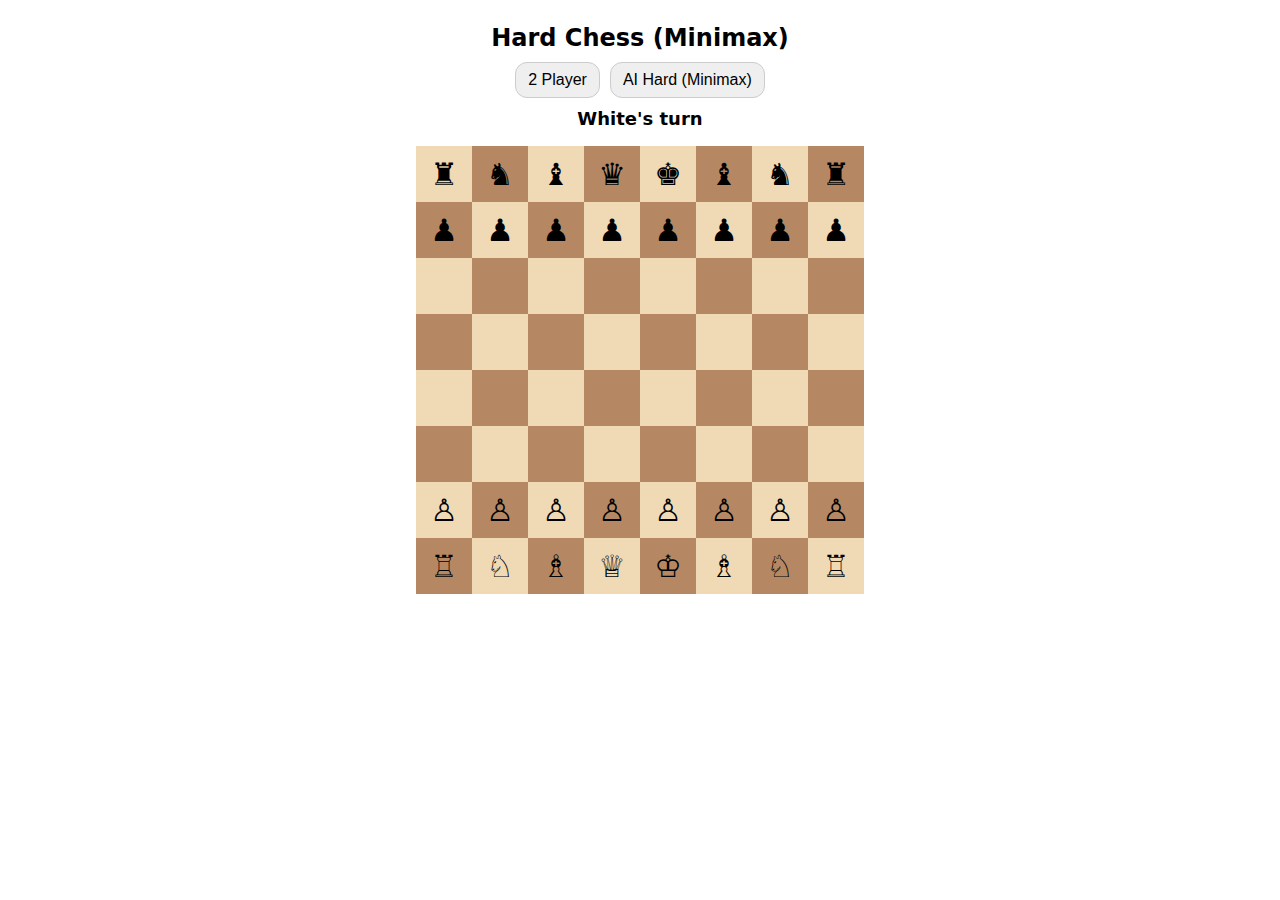
<file: HardMinimaxChess/index.html>
<!DOCTYPE html>
<html lang="en">
<head>
<meta charset="UTF-8" />
<meta name="viewport" content="width=device-width, initial-scale=1.0" />
<title>Hard Chess (Minimax)</title>
<link rel="stylesheet" href="style.css" />
</head>
<body>
  <h2>Hard Chess (Minimax)</h2>
  <div id="controls">
    <button id="mode2p">2 Player</button>
    <button id="modeHard">AI Hard (Minimax)</button>
  </div>
  <div id="turn"></div>
  <div id="board"></div>

  <!-- Overlay for CHECK / CHECKMATE -->
  <div id="overlay"></div>

  <!-- Sounds -->
  <audio id="snd-move" src="move.wav" preload="auto"></audio>
  <audio id="snd-check" src="check.wav" preload="auto"></audio>
  <audio id="snd-mate" src="checkmate.wav" preload="auto"></audio>

  <script src="script.js"></script>
</body>
</html>
</file>
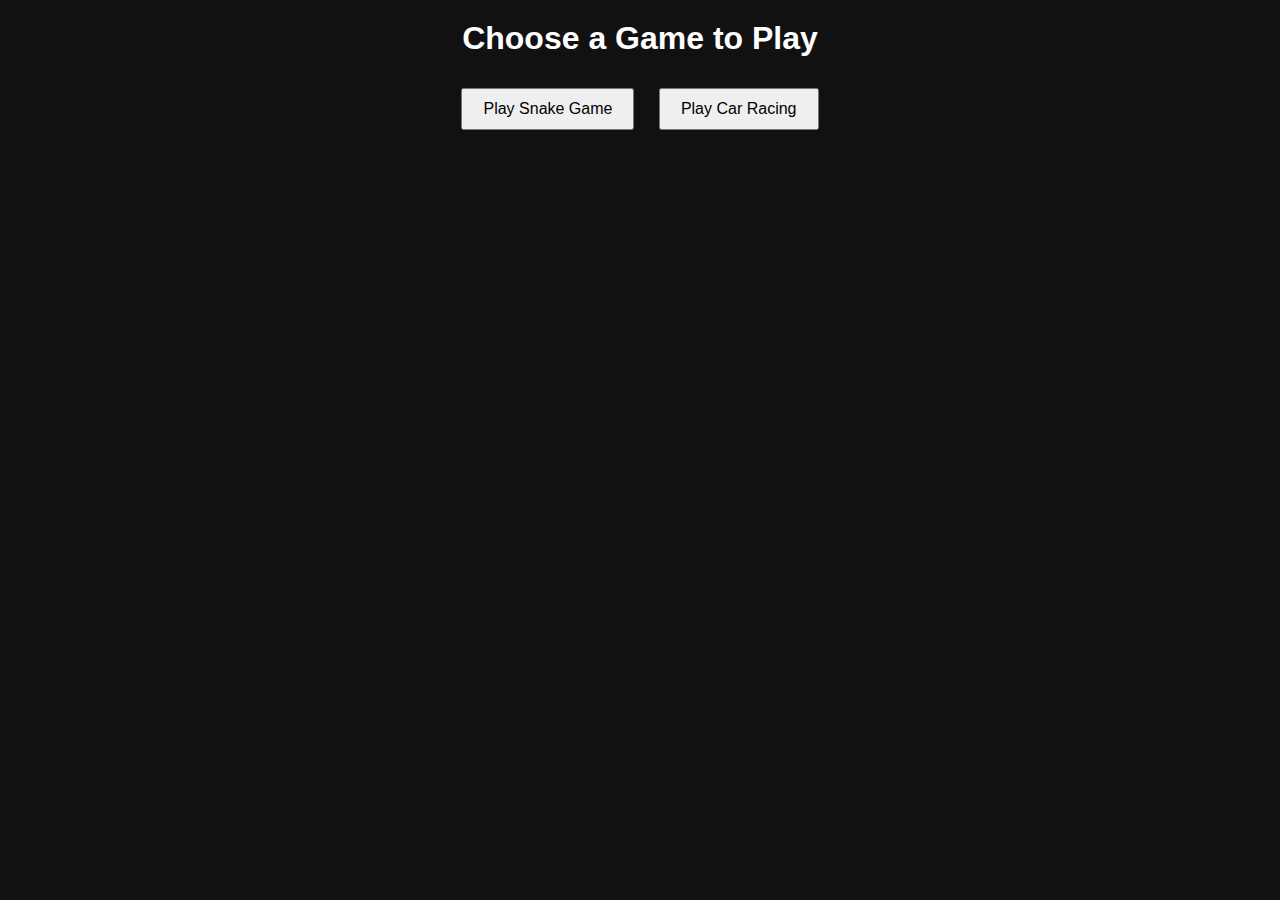
<file: 2-games-fixed.html>
<!DOCTYPE html>
<html lang="en">
<head>
<meta charset="UTF-8">
<meta name="viewport" content="width=device-width, initial-scale=1.0">
<title>2 Games Website</title>
<style>
    body { margin: 0; font-family: Arial, sans-serif; background: #111; color: #fff; text-align: center; }
    h1 { margin-top: 20px; }
    #menu, #snakeGame, #carGame { display: none; }
    button { padding: 10px 20px; margin: 10px; font-size: 16px; cursor: pointer; }
    canvas { background: #000; display: block; margin: 20px auto; border: 2px solid #fff; }
</style>
</head>
<body>
    <h1 id="title">Choose a Game to Play</h1>
    <div id="menu">
        <button onclick="startSnake()">Play Snake Game</button>
        <button onclick="startCar()">Play Car Racing</button>
    </div>
    <div id="snakeGame">
        <canvas id="snakeCanvas" width="400" height="400"></canvas><br>
        <button onclick="restartSnake()">Restart Snake</button>
        <button onclick="showMenu()">Back to Menu</button>
    </div>
    <div id="carGame">
        <canvas id="carCanvas" width="400" height="400"></canvas><br>
        <button onclick="restartCar()">Restart Car Racing</button>
        <button onclick="showMenu()">Back to Menu</button>
    </div>
<script>
    document.getElementById('menu').style.display = 'block';

    function showMenu() {
        document.getElementById('menu').style.display = 'block';
        document.getElementById('snakeGame').style.display = 'none';
        document.getElementById('carGame').style.display = 'none';
        document.getElementById('title').innerText = 'Choose a Game to Play';
    }

    // Snake Game Logic
    let snake, snakeDir, snakeFood, snakeInterval;
    function startSnake() {
        document.getElementById('menu').style.display = 'none';
        document.getElementById('snakeGame').style.display = 'block';
        document.getElementById('title').innerText = 'Snake Game';
        let canvas = document.getElementById('snakeCanvas');
        let ctx = canvas.getContext('2d');
        snake = [{x: 160, y: 160}];
        snakeDir = {x: 20, y: 0};
        snakeFood = {x: 200, y: 200};
        document.addEventListener('keydown', changeSnakeDir);
        if (snakeInterval) clearInterval(snakeInterval);
        snakeInterval = setInterval(function() {
            ctx.fillStyle = 'black';
            ctx.fillRect(0, 0, canvas.width, canvas.height);
            ctx.fillStyle = 'lime';
            snake.forEach(part => ctx.fillRect(part.x, part.y, 20, 20));
            ctx.fillStyle = 'red';
            ctx.fillRect(snakeFood.x, snakeFood.y, 20, 20);
            let head = {x: snake[0].x + snakeDir.x, y: snake[0].y + snakeDir.y};
            if (head.x === snakeFood.x && head.y === snakeFood.y) {
                snake.unshift(head);
                snakeFood = {x: Math.floor(Math.random()*20)*20, y: Math.floor(Math.random()*20)*20};
            } else {
                snake.pop();
                snake.unshift(head);
            }
            if (head.x < 0 || head.x >= canvas.width || head.y < 0 || head.y >= canvas.height ||
                snake.slice(1).some(p => p.x === head.x && p.y === head.y)) {
                alert('Game Over!');
                restartSnake();
            }
        }, 150);
    }
    function changeSnakeDir(e) {
        if (e.key === 'ArrowUp' && snakeDir.y === 0) snakeDir = {x: 0, y: -20};
        else if (e.key === 'ArrowDown' && snakeDir.y === 0) snakeDir = {x: 0, y: 20};
        else if (e.key === 'ArrowLeft' && snakeDir.x === 0) snakeDir = {x: -20, y: 0};
        else if (e.key === 'ArrowRight' && snakeDir.x === 0) snakeDir = {x: 20, y: 0};
    }
    function restartSnake() { startSnake(); }

    // Car Racing Game Logic
    let carY, carX, carSpeed, carInterval, carObs;
    function startCar() {
        document.getElementById('menu').style.display = 'none';
        document.getElementById('carGame').style.display = 'block';
        document.getElementById('title').innerText = 'Car Racing Game';
        let canvas = document.getElementById('carCanvas');
        let ctx = canvas.getContext('2d');
        carX = 180;
        carY = 350;
        carSpeed = 2;
        carObs = [{x: 180, y: -100}];
        document.addEventListener('keydown', moveCar);
        if (carInterval) clearInterval(carInterval);
        carInterval = setInterval(function() {
            ctx.fillStyle = 'gray';
            ctx.fillRect(0, 0, canvas.width, canvas.height);
            ctx.fillStyle = 'yellow';
            ctx.fillRect(190, 0, 20, canvas.height);
            ctx.fillStyle = 'blue';
            ctx.fillRect(carX, carY, 40, 50);
            carObs.forEach(o => {
                ctx.fillStyle = 'red';
                ctx.fillRect(o.x, o.y, 40, 50);
                o.y += carSpeed;
            });
            if (carObs[0].y > canvas.height) {
                carObs[0].y = -100;
                carObs[0].x = Math.random() < 0.5 ? 120 : 240;
            }
            if (carObs.some(o => o.y + 50 > carY && o.y < carY + 50 && o.x === carX)) {
                alert('Crash! Game Over!');
                restartCar();
            }
        }, 20);
    }
    function moveCar(e) {
        if (e.key === 'ArrowLeft' && carX > 120) carX -= 60;
        else if (e.key === 'ArrowRight' && carX < 240) carX += 60;
    }
    function restartCar() { startCar(); }
</script>
</body>
</html>
</file>
<file: HardMinimaxChess/style.css>
/* Basic layout and board */
:root{
  --cell: min(10vw, 56px);
}
body{
  display:flex; flex-direction:column; align-items:center;
  font-family:system-ui, -apple-system, Segoe UI, Roboto, Arial, sans-serif;
  padding:10px;
}
h2{ margin:6px 0 0; }
#controls{ display:flex; gap:10px; flex-wrap:wrap; justify-content:center; margin-top:10px; }
button{ padding:8px 12px; font-size:16px; border-radius:12px; border:1px solid #ccc; cursor:pointer; }
#turn{ font-size:18px; font-weight:700; margin-top:10px; min-height:24px; }
#board{ display:grid; grid-template-columns:repeat(8, var(--cell)); grid-template-rows:repeat(8, var(--cell)); margin:14px; touch-action:manipulation;}
.cell{ width:var(--cell); height:var(--cell); display:flex; align-items:center; justify-content:center;
  font-size:calc(var(--cell) * 0.55); cursor:pointer; user-select:none; }
.white{ background:#f0d9b5; } .black{ background:#b58863; }
.highlight{ outline:3px solid #ffd60a; box-shadow: inset 0 0 0 3px rgba(255,214,10,0.6); }

/* Center overlay for CHECK / CHECKMATE */
#overlay{
  pointer-events:none;
  position:fixed; inset:0; display:flex; align-items:center; justify-content:center;
  font-weight:800; text-align:center; z-index:10; opacity:0;
}
#overlay.show{ animation: fadeInOut 2.5s ease forwards, shake 0.6s ease-in-out 2; }
#overlay.check{ color:#c1121f; font-size: clamp(32px, 12vw, 90px); text-shadow:0 3px 0 rgba(0,0,0,0.25); }
#overlay.mate{ color:#0a0a0a; font-size: clamp(36px, 14vw, 110px); text-shadow:0 5px 10px rgba(0,0,0,0.35); }

@keyframes fadeInOut{
  0%{ opacity:0; transform: scale(0.95); }
  10%{ opacity:1; transform: scale(1); }
  80%{ opacity:1; }
  100%{ opacity:0; transform: scale(0.98); }
}
@keyframes shake{
  0%,100%{ transform: translateX(0); }
  20%{ transform: translateX(-8px); }
  40%{ transform: translateX(8px); }
  60%{ transform: translateX(-6px); }
  80%{ transform: translateX(6px); }
}
</file>
